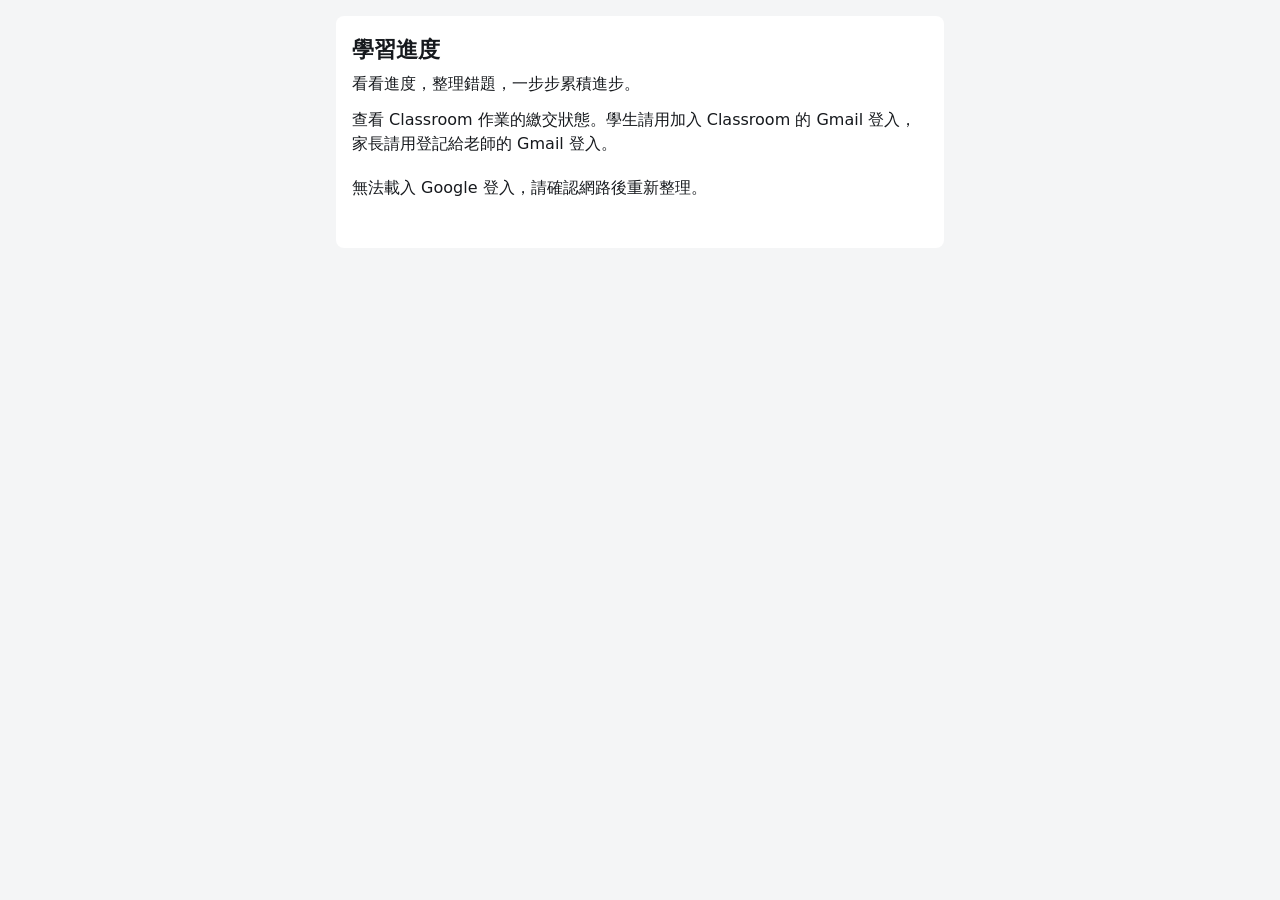
<file: index.html>
<!doctype html>
<html lang="zh-Hant">
<head>
  <meta charset="utf-8">
  <meta name="viewport" content="width=device-width, initial-scale=1">
  <meta name="robots" content="noindex">
  <meta name="apple-mobile-web-app-title" content="學習進度">
  <title>學習進度</title>
  <link rel="preconnect" href="https://script.google.com">
  <link rel="preconnect" href="https://script.googleusercontent.com" crossorigin>
  <link rel="preconnect" href="https://www.gstatic.com" crossorigin>
  <link rel="preconnect" href="https://identitytoolkit.googleapis.com" crossorigin>
  <link rel="preconnect" href="https://firestore.googleapis.com" crossorigin>
  <link rel="stylesheet" href="style.css?v=dash-1128-1">
  <link rel="stylesheet" href="video/video.css?v=1126-1">
  <script src="https://accounts.google.com/gsi/client" async defer></script>
  <script src="pet/assets.js?v=rpg-20261111" defer></script>
  <script src="pet/pet.js?v=rpg-20261111" defer></script>
  <script src="video/logic.js?v=1126-1" defer></script>
  <script src="video/video.js?v=1126-1" defer></script>
  <script src="app.js?v=dash-1128-1" defer></script>
</head>
<body>
  <main id="app" aria-live="polite"></main>
  <noscript>請開啟瀏覽器的 JavaScript 才能使用。</noscript>
</body>
</html>
</file>
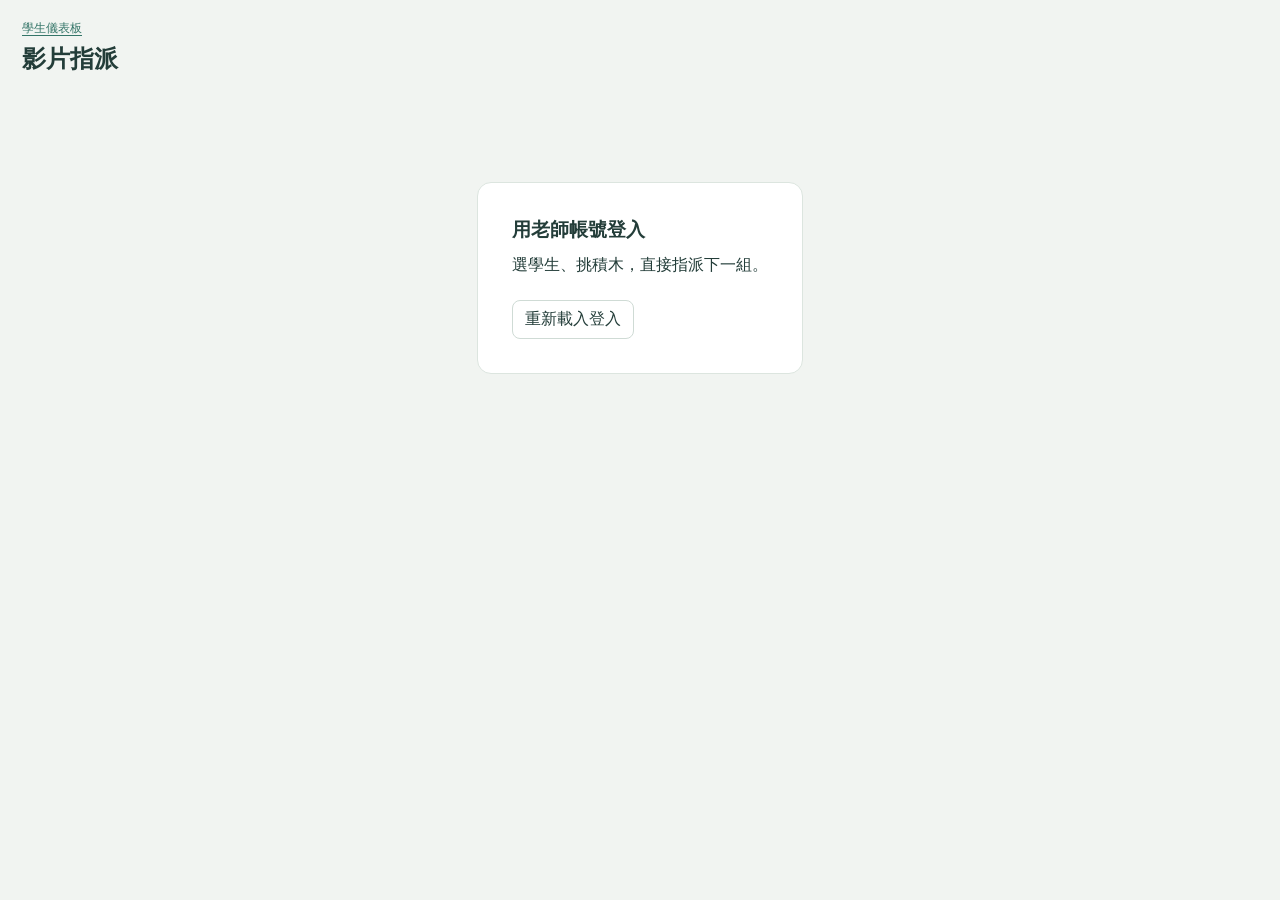
<file: teacher/index.html>
<!doctype html>
<html lang="zh-Hant">
<head>
  <meta charset="utf-8">
  <meta name="viewport" content="width=device-width, initial-scale=1">
  <meta name="robots" content="noindex">
  <title>影片指派 · 學生儀表板</title>
  <link rel="stylesheet" href="teacher.css?v=teacher-edit-1126-2">
  <script src="https://accounts.google.com/gsi/client" async defer></script>
  <script src="../video/logic.js?v=teacher-edit-1126-2" defer></script>
  <script src="teacher.js?v=teacher-edit-1126-2" defer></script>
</head>
<body>
  <p class="desktop-notice">請用電腦開啟</p>
  <main id="teacher-app" aria-label="影片指派"></main>
  <noscript>請開啟 JavaScript 才能使用。</noscript>
</body>
</html>
</file>
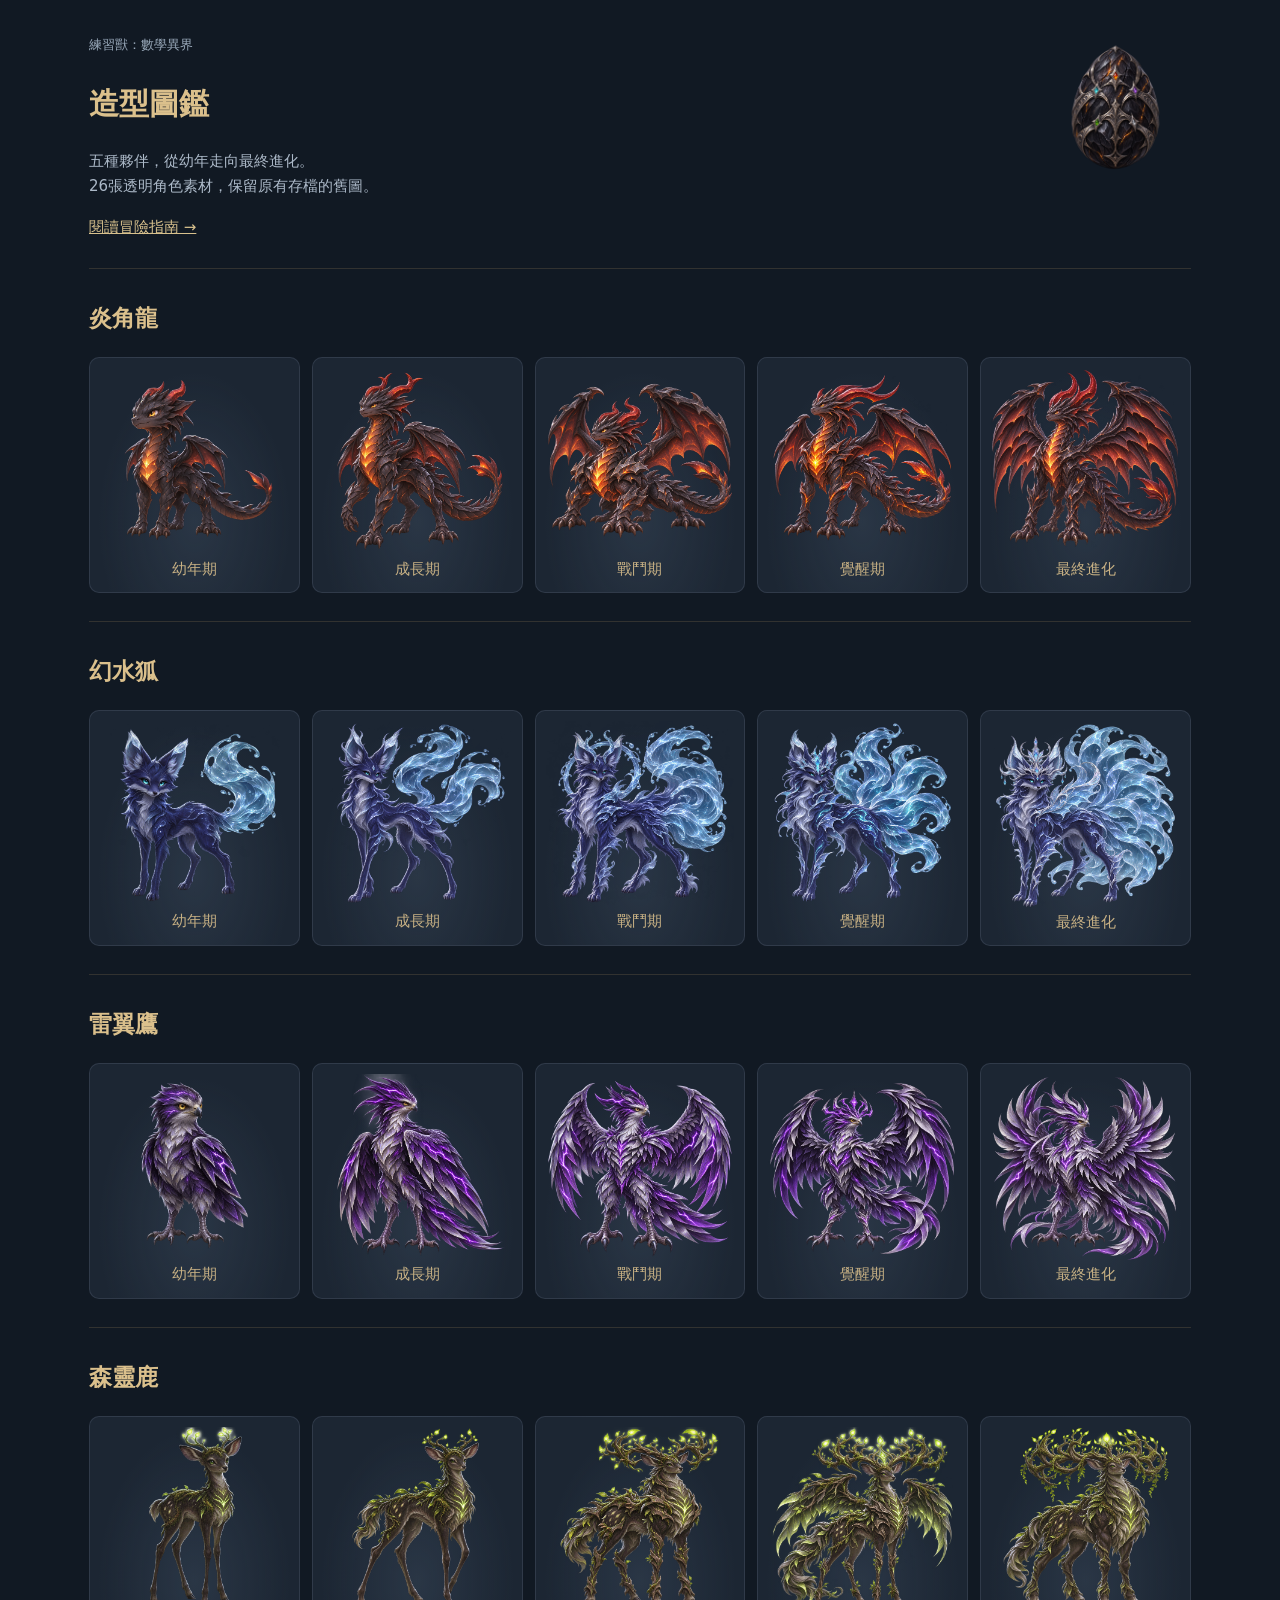
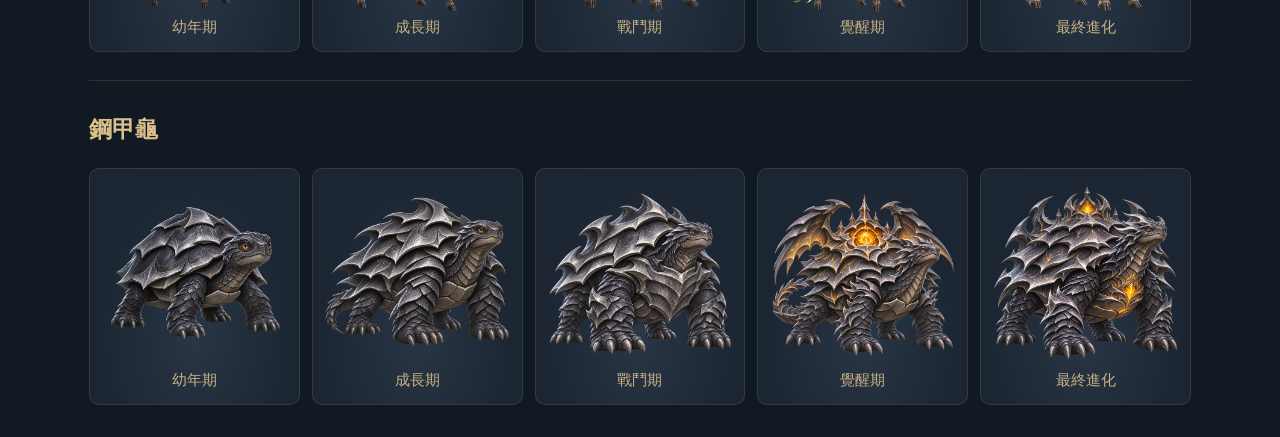
<file: pet/art-preview.html>
<!doctype html><html lang="zh-Hant"><head><meta charset="utf-8"><meta name="viewport" content="width=device-width,initial-scale=1"><title>練習獸｜造型圖鑑</title><style>
*{box-sizing:border-box}body{margin:0;background:#111923;color:#e4e9ed;font:15px/1.7 system-ui,sans-serif}main{max-width:1150px;margin:auto;padding:32px 24px}h1,h2{font-family:Georgia,"Noto Serif TC",serif;color:#dbc08c}header p{color:#acb9c8}article{border-top:1px solid #8d785344;margin-top:28px;padding-top:12px}.forms{display:grid;grid-template-columns:repeat(5,minmax(0,1fr));gap:12px}figure{margin:0;border:1px solid #65708644;background:radial-gradient(ellipse at 50% 70%,#61768f33,transparent 65%),#1c2633;border-radius:10px;padding:10px;text-align:center}img{display:block;width:100%;aspect-ratio:1;object-fit:contain}figcaption{color:#c8b184}a{color:#d8c18d}header img{max-width:150px;float:right}small{color:#9aaabb}@media(max-width:650px){.forms{grid-template-columns:repeat(2,minmax(0,1fr))}header img{max-width:100px}main{padding:24px 16px}}
</style></head><body><main><header><img src="rpg/egg.png" alt="神祕蛋"><small>練習獸：數學異界</small><h1>造型圖鑑</h1><p>五種夥伴，從幼年走向最終進化。<br>26張透明角色素材，保留原有存檔的舊圖。</p><a href="guide.html">閱讀冒險指南 →</a></header><div id="gallery"></div></main><script>
const species={abyss01:'炎角龍',abyss02:'幻水狐',abyss03:'雷翼鷹',abyss04:'森靈鹿',abyss05:'鋼甲龜'},stages={young:'幼年期',growth:'成長期',battle:'戰鬥期',awaken:'覺醒期',final:'最終進化'};
for(const [id,name] of Object.entries(species)){const a=document.createElement('article'),h=document.createElement('h2'),row=document.createElement('div');h.textContent=name;row.className='forms';a.append(h,row);for(const [stage,label] of Object.entries(stages)){const f=document.createElement('figure'),img=document.createElement('img'),c=document.createElement('figcaption');img.src='rpg/'+id+'-'+stage+'-idle.png';img.alt=name+' '+label;img.loading='lazy';c.textContent=label;f.append(img,c);row.append(f)}document.getElementById('gallery').append(a)}
</script></body></html>
</file>
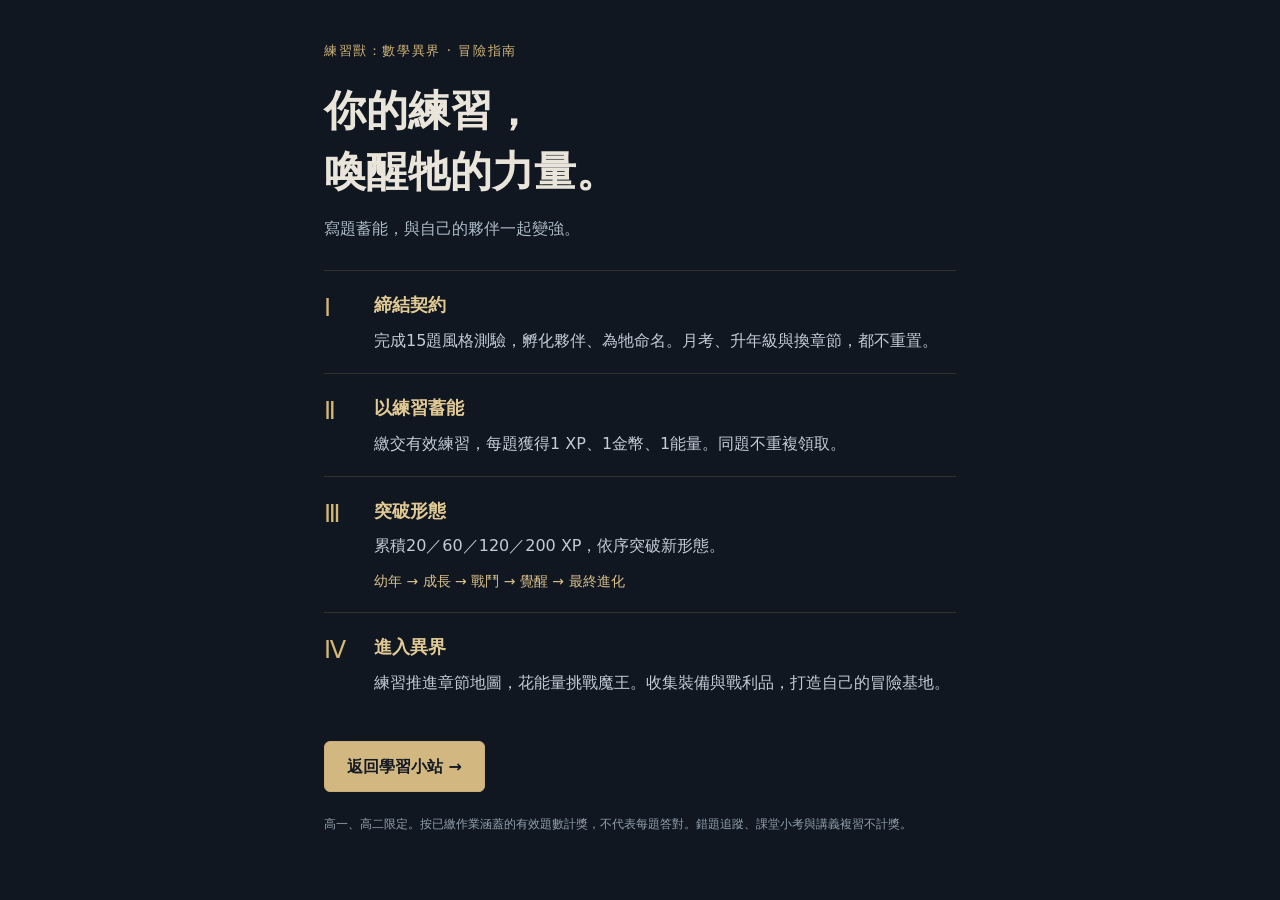
<file: pet/guide.html>
<!doctype html>
<html lang="zh-Hant"><head><meta charset="utf-8"><meta name="viewport" content="width=device-width,initial-scale=1"><title>冒險指南｜練習獸：數學異界</title>
<style>
*{box-sizing:border-box}body{margin:0;background:#101721;color:#eae5db;font:16px/1.7 system-ui,sans-serif}main{max-width:680px;margin:auto;padding:36px 24px 48px}small{color:#cfb47a;letter-spacing:.12em}h1{font:700 clamp(28px,7vw,42px)/1.45 Georgia,"Noto Serif TC",serif;margin:18px 0 12px}header p{color:#aebcca;margin-bottom:28px}article{display:grid;grid-template-columns:38px 1fr;gap:12px;border-top:1px solid #8c775044;padding:19px 0}article>b{color:#d4b877;font:24px Georgia,serif;padding-top:4px}h2{font-size:18px;color:#e2ca95;margin:0 0 6px}p{margin:0;color:#c2ccd7}footer{margin-top:22px;font-size:12px;color:#92a0af}a{display:inline-block;margin-top:26px;padding:11px 22px;border:1px solid #c9ae77;color:#141b25;background:#d2b780;text-decoration:none;border-radius:6px;font-weight:700}a:focus-visible{outline:3px solid white;outline-offset:4px}.path{font-size:14px;color:#dac18b;margin:10px 0 0}@media(prefers-reduced-motion:no-preference){main{animation:arrive .5s ease both}@keyframes arrive{from{opacity:0;transform:translateY(8px)}to{opacity:1;transform:none}}}
</style></head><body><main>
<header><small>練習獸：數學異界 · 冒險指南</small><h1>你的練習，<br>喚醒牠的力量。</h1><p>寫題蓄能，與自己的夥伴一起變強。</p></header>
<article><b>Ⅰ</b><div><h2>締結契約</h2><p>完成15題風格測驗，孵化夥伴、為牠命名。月考、升年級與換章節，都不重置。</p></div></article>
<article><b>Ⅱ</b><div><h2>以練習蓄能</h2><p>繳交有效練習，每題獲得1 XP、1金幣、1能量。同題不重複領取。</p></div></article>
<article><b>Ⅲ</b><div><h2>突破形態</h2><p>累積20／60／120／200 XP，依序突破新形態。</p><p class="path">幼年 → 成長 → 戰鬥 → 覺醒 → 最終進化</p></div></article>
<article><b>Ⅳ</b><div><h2>進入異界</h2><p>練習推進章節地圖，花能量挑戰魔王。收集裝備與戰利品，打造自己的冒險基地。</p></div></article>
<a id="enter" href="../index.html">返回學習小站 →</a>
<footer>高一、高二限定。按已繳作業涵蓋的有效題數計獎，不代表每題答對。錯題追蹤、課堂小考與講義複習不計獎。</footer>
</main><script>if(['localhost','127.0.0.1'].includes(location.hostname)){document.getElementById('enter').href='../../tests/preview.html?rpg=1&single=1&pet=hatched';document.getElementById('enter').textContent='進入遊戲預覽 →';}</script></body></html>
</file>
<file: style.css>
:root {
  --bg: #f4f5f6;
  --surface: #ffffff;
  --text: #16191d;
  --muted: #4e5761;
  --accent: #0f6b5c;
  --on-accent: #ffffff;
  --overdue: #b3261e;
  --pending: #7a4a00;
  --pending-bg: #fdf0d9;
  --done: #23693f;
  --done-bg: #e4f3e9;
  --mark-ok: #2a78d6;
  --mark-bad: #eb6834;
  --axis: #c3c7cc;
}
@media (prefers-color-scheme: dark) {
  :root {
    --bg: #14171a;
    --surface: #1f2327;
    --text: #eef0f2;
    --muted: #b1b8bf;
    --accent: #6fd3bf;
    --on-accent: #0c211d;
    --overdue: #ffb4ab;
    --pending: #f5c98a;
    --pending-bg: #40300f;
    --done: #9adbb2;
    --done-bg: #1c3b28;
    --mark-ok: #3987e5;
    --mark-bad: #d95926;
    --axis: #4a5057;
  }
}
* { box-sizing: border-box; }
html { -webkit-text-size-adjust: 100%; }
body {
  margin: 0;
  background: var(--bg);
  color: var(--text);
  font: 16px/1.5 system-ui, -apple-system, "PingFang TC", "Noto Sans TC", "Microsoft JhengHei", sans-serif;
}
main { max-width: 640px; margin: 0 auto; padding: 16px 16px 48px; }
h1 { font-size: 22px; line-height: 1.25; margin: 0; }
h2 { font-size: 18px; line-height: 1.3; margin: 32px 0 10px; }
p { margin: 0 0 12px; }
a { color: var(--accent); }

.topbar { display: flex; align-items: center; justify-content: space-between; gap: 12px; margin-bottom: 16px; }

button {
  font: inherit;
  min-height: 44px;
  padding: 8px 16px;
  border: 0;
  border-radius: 8px;
  cursor: pointer;
  background: var(--surface);
  color: var(--text);
}
button:focus-visible, a:focus-visible, summary:focus-visible { outline: 3px solid var(--accent); outline-offset: 2px; }
.primary { background: var(--accent); color: var(--on-accent); }

.message { background: var(--surface); border-radius: 8px; padding: 20px 16px; }
.message h1, .message h2 { margin: 0 0 8px; }
.message button { margin-top: 4px; }
.signin { margin: 20px 0 8px; min-height: 44px; }
.login h1 { margin-bottom: 8px; }

.chooser { display: flex; flex-wrap: wrap; gap: 8px; margin-bottom: 16px; }
.chooser button[aria-pressed="true"] { background: var(--accent); color: var(--on-accent); }

.back { margin-bottom: 16px; }
.filters { display: grid; grid-template-columns: 1fr auto; gap: 8px; }
.filters input, .filters select {
  font: inherit;
  min-height: 44px;
  min-width: 0;
  padding: 8px 12px;
  border: 1px solid var(--muted);
  border-radius: 8px;
  background: var(--surface);
  color: var(--text);
}
.result-count { color: var(--muted); font-size: 14px; margin: 10px 0; }
.student-row {
  width: 100%;
  display: grid;
  grid-template-columns: auto 1fr auto;
  align-items: baseline;
  gap: 8px;
  padding: 12px 14px;
  text-align: left;
}
.student-name { font-weight: 600; }
.student-class { color: var(--muted); font-size: 14px; }
.student-state { font-size: 14px; color: var(--muted); }

.who { font-size: 20px; font-weight: 700; line-height: 1.3; margin: 0; }
.who span { font-size: 16px; font-weight: 400; color: var(--muted); margin-left: 8px; }
.summary { font-size: 18px; margin: 4px 0 0; }

.list { list-style: none; margin: 0; padding: 0; display: grid; gap: 8px; }
.item {
  display: flex;
  align-items: flex-start;
  justify-content: space-between;
  gap: 12px;
  background: var(--surface);
  border-radius: 8px;
  padding: 12px 14px;
}
.item-body { min-width: 0; overflow-wrap: anywhere; }
.item-title { font-weight: 600; display: block; }
.item-meta { color: var(--muted); font-size: 14px; display: block; margin-top: 2px; }
.badge { flex: none; font-size: 14px; font-weight: 600; padding: 2px 10px; border-radius: 6px; white-space: nowrap; }
.badge-未繳 { color: var(--pending); background: var(--pending-bg); }
.badge-已繳 { color: var(--done); background: var(--done-bg); }

.view-tabs { display: grid; grid-auto-flow: column; grid-auto-columns: minmax(0, 1fr); gap: 4px; margin: 16px 0; }
.view-tabs button { padding-left: 8px; padding-right: 8px; }
.home-intro { margin: 24px 0; }
.home-intro h2 { margin-top: 0; font-size: 24px; }
.home-intro p { color: var(--muted); }
.home-cards { display: grid; grid-template-columns: 1fr 1fr; gap: 12px; }
.home-card { display: flex; flex-direction: column; align-items: flex-start; gap: 10px; padding: 20px 16px; text-align: left; border: 1px solid var(--axis); }
.home-card strong { font-size: 30px; color: var(--accent); }
.home-card small { color: var(--muted); }
.home-pet {
  width: 100%;
  margin-top: 12px;
  display: grid;
  grid-template-columns: 88px minmax(0, 1fr);
  align-items: center;
  gap: 14px;
  padding: 12px 16px 12px 12px;
}
.home-pet .pet-stage { margin: 0; border-radius: 12px; background: radial-gradient(ellipse 34% 7% at 50% 89%, var(--pet-ground) 0 96%, transparent 100%), var(--bg); }
.home-pet-text { display: grid; gap: 4px; min-width: 0; }
.home-pet-head { display: flex; align-items: baseline; gap: 8px; color: var(--muted); font-size: 14px; }
.home-pet-gain { color: var(--done); font-variant-numeric: tabular-nums; }
.home-pet-row { display: flex; align-items: baseline; justify-content: space-between; gap: 8px; }
.home-pet-name { font-size: 18px; font-weight: 700; line-height: 1.3; overflow-wrap: anywhere; min-width: 0; }
.home-pet-level { flex: none; font-size: 20px; color: var(--accent); font-variant-numeric: tabular-nums; }
.home-pet .pet-bar { display: block; height: 10px; margin: 4px 0 2px; }
.home-pet small, .home-pet-meta { font-variant-numeric: tabular-nums; }
.home-pet-meta { color: var(--muted); font-size: 14px; }
.home-pet-go { color: var(--accent); font-weight: 700; }
select { max-width: 100%; font: inherit; min-height: 44px; background: var(--surface); color: var(--text); }
.view-tabs button[aria-pressed="true"] { background: var(--accent); color: var(--on-accent); }
.view-tabs + .summary { margin-top: 0; }

/* 僅學生試用配置套用；舊畫面維持原有樣式。 */
main.student-bottom-layout {
  --bottom-tabs-height: 72px;
  padding-bottom: calc(48px + var(--bottom-tabs-height) + env(safe-area-inset-bottom, 0px));
  scroll-padding-bottom: calc(var(--bottom-tabs-height) + env(safe-area-inset-bottom, 0px));
}
.student-bottom-layout .bottom-tabs {
  position: fixed;
  z-index: 100;
  bottom: 0;
  left: 50%;
  transform: translateX(-50%);
  width: 100%;
  max-width: 640px;
  display: grid;
  grid-auto-flow: column;
  grid-auto-columns: minmax(0, 1fr);
  gap: 4px;
  padding: 6px max(8px, env(safe-area-inset-right, 0px)) calc(6px + env(safe-area-inset-bottom, 0px)) max(8px, env(safe-area-inset-left, 0px));
  border-top: 1px solid var(--axis);
  background: var(--surface);
  box-shadow: 0 -4px 16px #0000000a;
}
.bottom-tabs button {
  display: flex;
  flex-direction: column;
  align-items: center;
  justify-content: center;
  gap: 2px;
  min-width: 0;
  min-height: 58px;
  padding: 4px 2px;
  font-size: 13px;
  line-height: 1.3;
  color: var(--muted);
}
.bottom-tabs svg { flex: none; }
.bottom-tabs button[aria-current="page"] { background: var(--accent); color: var(--on-accent); font-weight: 700; }
html.video-immersive .bottom-tabs { display: none; }
.student-bottom-layout > .who { margin-bottom: 20px; }
.student-bottom-layout > .home-cards { margin-top: 12px; }
.student-bottom-layout > .home-video-slot { margin-top: 0; }

.tiles { display: grid; grid-template-columns: repeat(3, minmax(0, 1fr)); gap: 8px; }
.tile { background: var(--surface); border-radius: 8px; padding: 10px 12px; }
.tile b { display: block; font-size: 22px; line-height: 1.25; font-variant-numeric: tabular-nums; }
.tile small { display: block; font-size: 13px; line-height: 1.35; color: var(--muted); margin-top: 2px; }

.mark-ok { background: var(--mark-ok); }
.mark-bad { background: var(--mark-bad); }
.chart-legend { display: flex; gap: 16px; font-size: 14px; color: var(--muted); margin-bottom: 8px; }
.chart-legend span { display: inline-flex; align-items: center; gap: 6px; }
.swatch { display: inline-block; width: 10px; height: 10px; border-radius: 2px; }
.chart-bars { display: flex; align-items: flex-end; height: 130px; border-bottom: 1px solid var(--axis); }
.chart-col {
  flex: 1;
  min-width: 0;
  height: 100%;
  min-height: 0;
  padding: 0;
  border-radius: 6px 6px 0 0;
  background: transparent;
  display: flex;
  flex-direction: column;
  align-items: center;
  justify-content: flex-end;
  gap: 2px;
}
.chart-col.selected { background: var(--surface); }
.chart-col i { display: block; width: 20px; }
.chart-col i:first-child { border-radius: 4px 4px 0 0; }
.chart-axis { display: flex; margin-top: 4px; }
.chart-axis span { flex: 1; min-width: 0; text-align: center; font-size: 12px; color: var(--muted); }
.chart-detail { background: var(--surface); border-radius: 8px; padding: 10px 12px; margin: 8px 0 0; font-size: 14px; overflow-wrap: anywhere; }
.paper-table { list-style: none; margin: 4px 0 0; padding: 0; font-size: 14px; }
.paper-table li { display: flex; justify-content: space-between; gap: 12px; padding: 4px 0; overflow-wrap: anywhere; }
.nums { flex: none; font-variant-numeric: tabular-nums; }

h3 { font-size: 16px; line-height: 1.3; margin: 20px 0 8px; }
.chapter-group { background: var(--surface); border-radius: 8px; margin: 8px 0 0; }
.chapter-group summary {
  display: flex;
  align-items: center;
  gap: 8px;
  min-height: 48px;
  padding: 8px 14px;
  border-radius: 8px;
}
.chapter-group summary::before { content: "▸"; color: var(--muted); }
.chapter-group[open] summary::before { content: "▾"; }
.chapter-group summary::-webkit-details-marker { display: none; }
.chapter-name { font-weight: 600; }
.chapter-count { margin-left: auto; font-size: 14px; color: var(--muted); }
.chapter-group .list { padding: 0 8px 8px; }
.chapter-group .item { background: var(--bg); }
.wrong-item { display: block; }
.attempts { display: flex; flex-wrap: wrap; align-items: center; gap: 4px; margin-top: 8px; }
.attempt {
  width: 22px;
  height: 22px;
  border-radius: 5px;
  display: inline-flex;
  align-items: center;
  justify-content: center;
  font-size: 13px;
  font-weight: 700;
  color: #ffffff;
}
.attempt-note { margin-left: auto; padding-left: 8px; font-size: 14px; color: var(--muted); }
.attempt-note.urgent { color: var(--overdue); font-weight: 600; }
.wrong-updated { margin-top: 12px; }
.wrong-empty { margin-top: 16px; }

.empty { background: var(--surface); border-radius: 8px; padding: 14px; margin: 0; }

footer { margin-top: 32px; color: var(--muted); font-size: 14px; }
details { margin-top: 8px; }
summary { cursor: pointer; min-height: 32px; }

/* ---------- 練習獸 ---------- */
.pet-stage {
  position: relative;
  width: 100%;
  margin: 8px auto 4px;
  border-radius: 16px;
  background: radial-gradient(ellipse 34% 7% at 50% 89%, var(--pet-ground) 0 96%, transparent 100%), var(--surface);
  overflow: hidden;
}
.pet-stage img {
  position: absolute;
  left: 50%;
  height: auto;
  transform: translateX(-50%);
  user-select: none;
  -webkit-user-drag: none;
}
.pet-fallback {
  position: absolute;
  inset: 20%;
  display: grid;
  place-items: center;
  border: 3px dashed var(--axis);
  border-radius: 50%;
  color: var(--muted);
  font-size: 14px;
  text-align: center;
  padding: 8px;
}
.pet-info { text-align: center; margin: 8px 0 16px; }
.pet-info h2 { margin: 8px 0 4px; }
.pet-info h2:focus { outline: none; }
.pet-name { font-size: 22px; overflow-wrap: anywhere; }
.pet-species { color: var(--muted); font-size: 14px; margin-bottom: 8px; }
.pet-link { background: none; color: var(--accent); text-decoration: underline; min-height: 44px; }
.pet-level { background: var(--surface); border-radius: 8px; padding: 14px 16px; }
.pet-level-row { display: flex; align-items: baseline; justify-content: space-between; gap: 12px; }
.pet-level-row b { font-size: 26px; color: var(--accent); font-variant-numeric: tabular-nums; }
.pet-level-row span { color: var(--muted); font-variant-numeric: tabular-nums; }
.pet-bar { height: 12px; margin: 10px 0 8px; border-radius: 6px; background: var(--axis); overflow: hidden; }
.pet-bar i { display: block; height: 100%; border-radius: 6px; background: var(--accent); }
.pet-next { margin: 0; font-variant-numeric: tabular-nums; }
.pet-note { color: var(--muted); font-size: 14px; margin: 8px 0 0; }
.pet-gain {
  display: flex;
  flex-wrap: wrap;
  align-items: baseline;
  justify-content: center;
  gap: 4px 10px;
  margin: 8px 0;
  padding: 10px 14px;
  border-radius: 12px;
  background: var(--pet-gain-bg);
  text-align: center;
}
.pet-gain b { font-size: 1.25rem; }
.pet-levelup { font-weight: 600; }
.pet-check { margin-top: 12px; }
.pet-check .pet-note { margin-bottom: 4px; }
.pet-recent-title { margin-top: 24px; }
.pet-xp { flex: none; font-weight: 700; color: var(--done); font-variant-numeric: tabular-nums; }
.pet-xp.minus { color: var(--overdue); }
.pet-progress { color: var(--muted); font-size: 14px; margin: 16px 0 0; }
.pet-options { display: grid; gap: 8px; margin: 12px 0 16px; }
.pet-options button { text-align: left; border: 1px solid var(--axis); padding: 12px 16px; }
.pet-options button[aria-pressed="true"] { border-color: var(--accent); box-shadow: inset 0 0 0 1px var(--accent); }
.pet-actions { display: flex; flex-wrap: wrap; justify-content: center; gap: 8px; margin-top: 12px; }
.pet-actions button[disabled] { opacity: 0.6; cursor: progress; }
.pet-form { display: grid; gap: 8px; max-width: 360px; margin: 12px auto 0; text-align: left; }
.pet-form label { font-weight: 600; }
.pet-form input {
  font: inherit;
  min-height: 44px;
  padding: 8px 12px;
  border: 1px solid var(--muted);
  border-radius: 8px;
  background: var(--surface);
  color: var(--text);
  width: 100%;
}
.pet-hint { display: flex; justify-content: space-between; gap: 8px; color: var(--muted); font-size: 14px; margin: 0; }
.pet-counter { font-variant-numeric: tabular-nums; }
.pet-error { color: var(--overdue); margin: 0; }

:root { --pet-ground: #e6efe9; --pet-gain-bg: #fff4d6; }
@media (prefers-color-scheme: dark) {
  :root { --pet-ground: #24332c; --pet-gain-bg: #3a3220; }
}

/* 動畫只給沒有要求減少動態的人；減少動態時角色靜止，資訊不受影響 */
@media (prefers-reduced-motion: no-preference) {
  .pet-stage.is-idle img { animation: pet-breathe 3.2s ease-in-out infinite; transform-origin: 50% 100%; }
  .pet-stage.is-happy img { animation: pet-hop 1.6s ease-in-out infinite; }
  .pet-stage.is-egg img { animation: pet-wobble 2.8s ease-in-out infinite; transform-origin: 50% 100%; }
  .pet-stage.is-hatching img { animation: pet-wobble 0.5s ease-in-out infinite; transform-origin: 50% 100%; }
  .pet-stage.is-reveal img { animation: pet-reveal 0.7s ease-out both; }
}
@keyframes pet-breathe { 0%, 100% { transform: translateX(-50%) scaleY(1); } 50% { transform: translateX(-50%) scaleY(0.97); } }
@keyframes pet-hop { 0%, 60%, 100% { transform: translateX(-50%) translateY(0); } 30% { transform: translateX(-50%) translateY(-8%); } }
@keyframes pet-wobble { 0%, 70%, 100% { transform: translateX(-50%) rotate(0); } 78% { transform: translateX(-50%) rotate(-5deg); } 88% { transform: translateX(-50%) rotate(5deg); } }
@keyframes pet-reveal { from { transform: translateX(-50%) scale(0.4); opacity: 0; } to { transform: translateX(-50%) scale(1); opacity: 1; } }
.pet-guide-link { text-align: right; margin-bottom: 12px; }
.pet-guide-link > a { color: var(--accent, #287354); text-underline-offset: 4px; }
.pet-guide { text-align: left; width: min(360px, calc(100vw - 48px)); box-sizing: border-box; max-height: 85vh; overflow: auto; padding: 24px; border: 2px solid #749a7c; border-radius: 20px; background: #f5faf3; color: #243b2c; box-shadow: 0 20px 60px #0003; }
.pet-guide::backdrop { background: #15251dcc; }
.pet-guide h2 { margin-top: 0; }
.pet-guide h3 { font-size: 1rem; margin-bottom: 6px; }
.pet-guide p { line-height: 1.7; margin-top: 0; }
.pet-guide button { display: block; margin: 20px auto 0; padding: 10px 24px; border: 0; border-radius: 24px; background: #287354; color: white; cursor: pointer; }

/* The game is scoped: the assignment dashboard keeps its existing appearance. */
.pet-guide { background: #121822; color: #e9e4d9; border: 1px solid #8c7750; border-radius: 12px; box-shadow: 0 24px 100px #0009; }
.pet-guide > small { color: #c6ad78; letter-spacing: .15em; }
.pet-guide h2 { font-family: Georgia,"Noto Serif TC",serif; font-size: 1.6rem; line-height: 1.5; margin: 12px 0 24px; }
.pet-guide h3 { color: #d9bd82; }
.pet-guide p { color: #d6d6d6; }
.pet-guide button { background: #cfb57c; color: #151a22; border-radius: 6px; font-weight: 700; }
.rpg-panel { margin: 20px auto; padding: 22px; max-width: 720px; color: #ede9df; background: #131b27; border: 1px solid #736448; border-radius: 16px; text-align: left; }
.rpg-wallet,.rpg-stats,.rpg-tabs { display: flex; flex-wrap: wrap; gap: 10px; }
.rpg-art::before { background: radial-gradient(ellipse,#5c6f8544,transparent 70%); }
.rpg-wallet { justify-content: space-between; font-size: .9rem; color: #dbc18b; }
.rpg-evolution { color: #b8d2da; font-size: .9rem; line-height: 1.6; }
.rpg-stats { justify-content: space-between; border-block: 1px solid #ffffff16; padding: 14px 0; }
.rpg-stats span { display: grid; gap: 6px; font-size: .7rem; color: #a5b0bf; min-width: 42px; }
.rpg-stats b { color: #f3e9d3; font-size: 1.2rem; font-variant-numeric: tabular-nums; }
.rpg-fine { font-size: .8rem; line-height: 1.7; color: #b5bfcb; }
.rpg-tabs { display: grid; grid-template-columns: repeat(4,1fr); margin: 22px 0; gap: 4px; }
.rpg-panel button { background: #253347; color: #f0e6d1; border: 1px solid #4d5c70; border-radius: 7px; padding: 9px 12px; font: inherit; font-size: .85rem; min-height: 42px; cursor: pointer; }
.rpg-panel button:disabled { opacity: .45; cursor: default; }
.rpg-panel button:focus-visible { outline: 2px solid #ebc879; outline-offset: 3px; }
.rpg-tabs button[aria-pressed="true"] { background: #d0b67e; color: #101722; border-color: #d0b67e; }
.rpg-panel h3 { font-family: Georgia,"Noto Serif TC",serif; font-size: 1.15rem; line-height: 1.6; color: #e8cf9e; }
.rpg-world { background: radial-gradient(ellipse at 100% 0%,#375b612d,transparent 65%),#182432; border: 1px solid #ffffff15; border-radius: 10px; padding: 18px; margin: 12px 0; }
.rpg-world-algebra { background: radial-gradient(ellipse at 100% 0%,#73566844,transparent 65%),#1d2032; }
.rpg-world > small { text-transform: uppercase; letter-spacing: .1em; color: #a8bdc7; }
.rpg-world > p { color: #a8bdc7; font-size: .85rem; }
.rpg-node { display: flex; justify-content: space-between; align-items: center; gap: 12px; border-top: 1px solid #ffffff13; padding: 14px 0; }
.rpg-node > div { min-width: 0; display: grid; gap: 6px; }
.rpg-node b { font-size: .9rem; overflow-wrap: anywhere; }
.rpg-node small { color: #aeb9c7; font-size: .75rem; line-height: 1.5; }
.rpg-node button { flex-shrink: 0; }
.rpg-node.is-cleared b { color: #cce3bb; }
.rpg-battle { padding: 16px; background: #243043; border-radius: 8px; margin-top: 16px; }
.rpg-battle summary { cursor: pointer; color: #e2ca8c; line-height: 1.6; }
.rpg-battle ol { padding-left: 24px; font-size: .8rem; line-height: 2; color: #cad3de; max-height: 260px; overflow: auto; }
.rpg-camp { background: radial-gradient(ellipse at 50% 100%,#b47b3a66,transparent 55%),linear-gradient(140deg,#273748,#111720); min-height: 180px; display: grid; align-content: end; padding: 24px; border: 1px solid #ffffff20; border-radius: 10px; }
.rpg-camp.is-sanctum { background: radial-gradient(ellipse at 50% 0%,#839dda77,transparent 55%),#141e36; }
.rpg-camp p { font-size: .85rem; color: #c7cfd9; }
.rpg-collection { display: grid; grid-template-columns: repeat(auto-fit,minmax(130px,1fr)); gap: 12px; }
.rpg-form-card { display: grid; place-items: center; padding: 12px; border: 1px solid #9c8455; border-radius: 10px; background: linear-gradient(145deg,#3c4354,#171e2b 65%); box-shadow: inset 0 0 0 4px #121a25; }
.rpg-form-card .pet-stage { width: 100%; }
.rpg-form-card .pet-stage::before { display: none; }
.rpg-form-card small { margin-top: 6px; color: #b5bfcb; }
@media (max-width: 420px) { .rpg-panel { padding: 14px; } .rpg-world { padding: 12px; } .rpg-tabs button { padding: 8px 4px; } }
@media (prefers-reduced-motion: no-preference) { .rpg-form-card { animation: rpg-card-arrive .6s ease both; } .rpg-battle { animation: rpg-victory .7s ease both; } }
@keyframes rpg-card-arrive { from { opacity: 0; transform: perspective(700px) rotateY(-35deg) translateY(10px); } to { opacity: 1; transform: none; } }
@keyframes rpg-victory { from { box-shadow: 0 0 30px #d8bb7b66; } to { box-shadow: none; } }
</file>
<file: video/video.css>
.video-section { max-width: 760px; margin: auto; padding: 12px 0 24px; }
.video-section h2 { line-height: 1.5; }
.video-section button { min-height: 48px; padding: 12px 18px; font: inherit; max-width: 100%; white-space: normal; }
.video-section > button.primary { width: 100%; margin: 12px 0; }
.video-list { list-style: none; padding: 0; display: grid; gap: 12px; }
.video-list li { background: var(--surface); border: 1px solid var(--axis); border-radius: 14px; padding: 12px; }
.video-list button { width: 100%; text-align: left; }
.video-list .video-item-locked button { color: var(--muted); cursor: not-allowed; background: var(--surface); }
.video-list .video-item-current { border-color: var(--accent); }
.video-list small { display: block; margin: 8px 4px 0; color: var(--muted); }
.video-progress { font-weight: 700; font-size: 1.3rem; }
.video-section > button:not(.primary) { margin: 4px 0; }
.video-done-chapter { margin: 12px 0; border: 1px solid var(--axis); border-radius: 14px; background: var(--surface); }
.video-done-chapter > summary { min-height: 48px; display: flex; align-items: center; gap: 8px; padding: 0 16px; font-weight: 700; cursor: pointer; list-style: none; }
.video-done-chapter > summary::-webkit-details-marker { display: none; }
.video-done-chapter > summary::before { content: '▸'; color: var(--muted); }
.video-done-chapter[open] > summary::before { content: '▾'; }
.video-done-chapter > .video-list { margin: 0; padding: 0 12px 12px; }
.video-eyebrow, .video-muted { color: var(--muted); }
.video-player { width: 100%; aspect-ratio: 16/9; background: #101b2b; margin: 20px 0; border-radius: 12px; overflow: hidden; }
.video-player iframe { width: 100%; height: 100%; border: 0; }
.video-placeholder { height: 100%; display: grid; place-content: center; color: white; padding: 20px; box-sizing: border-box; }
.video-reports { display: grid; gap: 18px; padding: 20px 0; }
.video-reports button { min-height: 76px; font-size: 1.2rem; border-radius: 16px; }
.video-error { padding: 16px; border-radius: 12px; background: var(--pending-bg); color: var(--pending); margin-bottom: 16px; }
.home-video-slot { margin-top: 12px; }
.video-card { grid-column: 1 / -1; }
.video-parent-card { min-width: 0; border-radius: 12px; background: var(--surface); }
.video-parent-card strong { font-size: 20px; line-height: 1.6; overflow-wrap: anywhere; }

/* 播放頁：蓋滿螢幕、鎖住捲動與縮放。播放中只有影片和底下的時間條。 */
.video-section { touch-action: manipulation; }
html.video-immersive, html.video-immersive body { overflow: hidden; }
.video-stage { position: fixed; inset: 0; z-index: 1000; height: 100dvh; background: #000; color: #fff; touch-action: none; user-select: none; -webkit-user-select: none; }
.video-stage .video-player, .video-tap, .video-cover { position: absolute; inset: 0 0 calc(40px + env(safe-area-inset-bottom)) 0; }
.video-stage .video-player { margin: 0; border-radius: 0; aspect-ratio: auto; background: #000; }
.video-tap { z-index: 1; }
.video-cover { z-index: 2; display: flex; flex-direction: column; align-items: center; justify-content: center; gap: 12px; padding: 16px; box-sizing: border-box; background: rgba(0, 0, 0, .84); text-align: center; }
.video-stage.is-playing .video-cover, .video-stage.is-started .video-cover { display: none; }
.video-cover small { color: #c9d1d9; }
.video-cover > button { width: min(100%, 320px); margin: 0; }
.video-section .video-start { min-height: 72px; font-size: 1.4rem; border-radius: 18px; }
.video-bar { position: absolute; left: 0; right: 0; bottom: 0; z-index: 3; height: 40px; display: flex; align-items: center; gap: 8px; padding: 0 10px env(safe-area-inset-bottom); background: #000; }
.video-seek { flex: 1; min-width: 0; height: 40px; margin: 0; accent-color: var(--accent); touch-action: pan-x; }
.video-time { font-size: .8rem; color: #c9d1d9; font-variant-numeric: tabular-nums; white-space: nowrap; }
.video-section .video-bar button { min-height: 32px; padding: 4px 10px; font-size: .85rem; white-space: nowrap; }
.video-section .video-bar .video-toggle { min-width: 44px; font-size: 1.1rem; }
@media (orientation: landscape) and (max-height: 500px) {
  .video-cover { gap: 8px; padding: 8px 16px; }
  .video-cover small:not(.video-build) { display: none; }
  .video-section .video-start { min-height: 56px; }
}

/* 只露出影片本身：播放器上下各多 220px，YouTube 的標題列與底部按鈕落在裁切範圍外 */
.video-clip { position: absolute; left: 50%; top: 50%; transform: translate(-50%, -50%); overflow: hidden; background: #000; }
.video-stage .video-player .video-clip iframe { position: absolute; left: 0; top: -220px; width: 100%; height: calc(100% + 440px); border: 0; }
.video-cover .video-build { color: #7d8792; font-size: .75rem; }
</file>
<file: teacher/teacher.css>
* { box-sizing: border-box; }
:root { color-scheme: light; font-family: -apple-system, BlinkMacSystemFont, "Segoe UI", "Noto Sans TC", sans-serif; color: #233d39; background: #f1f4f1; }
body { margin: 0; }
button, select { font: inherit; color: inherit; }
button { cursor: pointer; border: 1px solid #cfdbd5; border-radius: 8px; background: white; padding: 8px 12px; }
button:hover:not(:disabled) { background: #e7f1eb; }
button:disabled, input:disabled { cursor: default; opacity: .5; }
button:focus-visible, select:focus-visible, input:focus-visible, a:focus-visible { outline: 3px solid #c58126; outline-offset: 3px; }
a { color: #347568; text-underline-offset: 3px; }
h1, h2, h3, p { margin: 0; }
h1 { font-size: 24px; margin-top: 6px; } h2 { font-size: 19px; } h3 { font-size: 15px; }
small { font-size: 12px; color: #64776f; } strong { font-weight: 650; }
.desktop-notice { display: none; }
.student-row { display: flex; align-items: flex-start; gap: 7px; }
.student-row > input { margin-top: 20px; flex-shrink: 0; }
.student-filters { display: flex; flex-wrap: wrap; gap: 5px; margin-bottom: 12px; }
.student-filters button { font-size: 12px; padding: 7px; }
.student-filters [aria-pressed="true"] { background: #e7f1eb; }
.template-row { display: flex; gap: 5px; flex-wrap: wrap; padding: 10px 0; align-items: center; }
.template-row strong { font-size: 12px; width: 100%; }
.template-row button, .marks button { font-size: 11px; padding: 5px; }
.viewing { line-height: 1.6; overflow-wrap: anywhere; }
dialog { border: 1px solid #cfdbd5; border-radius: 14px; padding: 26px; max-width: min(680px, 90vw); max-height: 85vh; color: #233d39; }
dialog::backdrop { background: #17382b66; }
dialog p, dialog input { margin: 16px 0; }
dialog button { margin: 6px 6px 0 0; }
dialog input { font: inherit; padding: 10px; width: 100%; }
.batch-list { padding-left: 22px; max-height: 50vh; overflow: auto; }
.batch-list li { padding: 12px 0; }
.batch-list p { margin: 7px 0; }
#teacher-app { height: 100dvh; display: flex; flex-direction: column; padding: 0 22px 20px; }
.topbar { min-height: 92px; display: flex; align-items: center; justify-content: space-between; gap: 16px; }
.topbar a { font-size: 12px; }
.workspace { display: grid; grid-template-columns: 235px minmax(380px, 1fr) minmax(300px, .88fr); gap: 16px; min-height: 0; flex: 1; }
.column { background: #fff; border: 1px solid #dce5df; border-radius: 14px; padding: 18px; overflow-y: auto; min-width: 0; }
.column-title { display: flex; align-items: baseline; justify-content: space-between; gap: 10px; margin-bottom: 18px; }
.student-card { display: flex; flex-direction: column; align-items: flex-start; width: 100%; text-align: left; gap: 9px; padding: 14px 12px; margin-bottom: 10px; }
.student-card[aria-pressed="true"] { background: #edf5ef; border-color: #2b7161; box-shadow: inset 3px 0 #2b7161; }
.student-heading { display: flex; flex-wrap: wrap; width: 100%; justify-content: space-between; align-items: baseline; gap: 2px 6px; }
.student-heading strong { white-space: nowrap; }
.student-card span { font-size: 12px; } .waiting { color: #21745e; font-weight: 650; }
.watching { border-top: 1px solid #dde7df; padding-top: 7px; width: 100%; }
.group-card { border: 1px solid #e0e7e1; border-radius: 10px; padding: 14px; margin-bottom: 14px; }
.group-card h3 { margin-bottom: 12px; } .muted { color: #738279; font-size: 13px; }
.report-list, .draft-list { padding-left: 22px; margin: 0; }
.report-list li, .draft-list li { padding: 10px 0; border-bottom: 1px solid #ecf0ed; font-size: 13px; }
.report-list li:last-child, .draft-list li:last-child { border-bottom: none; }
.report-list li > div, .draft-list li > div:first-child { display: inline-flex; vertical-align: middle; flex-direction: column; gap: 4px; width: calc(100% - 130px); min-width: 80px; }
.report-list button { font-size: 12px; padding: 5px 8px; margin-left: 6px; }
.badge { display: inline-block; border-radius: 5px; background: #f0f3f1; padding: 3px 6px; color: #63756b; font-size: 11px; white-space: nowrap; }
.badge.ask { background: #fcebe8; color: #b34138; } .badge.ok { background: #e8f3ea; color: #39724b; }
.draft { border-top: 2px solid #dce7df; padding-top: 20px; margin-top: 24px; }
.draft-empty { padding: 28px 12px; background: #f7f9f7; border: 1px dashed #d1dfd4; border-radius: 8px; color: #708275; font-size: 13px; }
.reorder { display: inline-flex; gap: 4px; vertical-align: middle; } .reorder button { padding: 5px 7px; font-size: 12px; }
.assign-bar { position: sticky; bottom: -18px; background: white; border-top: 1px solid #e1e9e3; padding: 16px 0 18px; margin-top: 16px; display: flex; flex-wrap: wrap; align-items: center; gap: 10px; }
.assign-bar p { font-size: 13px; margin-right: auto; } .assign-bar small { width: 100%; text-align: right; }
.primary { background: #246b58; color: white; border-color: #246b58; min-width: 90px; } .primary:hover:not(:disabled) { background: #1a5646; }
.catalog-selects { display: grid; grid-template-columns: 1fr 100px; gap: 8px; margin-bottom: 22px; }
select { width: 100%; background: #f8faf8; border: 1px solid #d7e2d9; padding: 9px 6px; border-radius: 7px; }
.catalog-section h3 { padding: 10px 0; color: #697e70; border-bottom: 1px solid #e0e8e2; }
.catalog-item { display: flex; align-items: center; gap: 10px; padding: 12px 0; border-bottom: 1px solid #eff2ef; cursor: pointer; }
.catalog-item input { width: 17px; height: 17px; accent-color: #246b58; flex-shrink: 0; }
.catalog-item > span:nth-child(2) { display: flex; flex-direction: column; gap: 5px; font-size: 14px; }
.marks { display: flex; gap: 3px; flex-wrap: wrap; justify-content: flex-end; margin-left: auto; }
.notice { padding: 10px 14px; background: #e5f1e8; border-radius: 8px; margin-bottom: 12px; font-size: 14px; }
.error { padding: 20px; background: #fff0ea; border-radius: 10px; } .error button { margin-top: 12px; }
.login { margin: 10vh auto; padding: 34px; border: 1px solid #dce5df; border-radius: 14px; background: white; } .login p { margin: 12px 0 24px; }
.older-ask { display: flex; justify-content: space-between; gap: 8px; align-items: center; font-size: 13px; padding: 8px 0; color: #ad4237; }
@media (max-width: 999px) { #teacher-app { display: none; } .desktop-notice { display: block; margin: 25vh 20px; text-align: center; font-size: 22px; } }
.editing-banner { position: sticky; top: -18px; z-index: 5; padding: 14px 10px; margin: -18px -18px 18px; background: #fff0ce; color: #784b0e; border-bottom: 2px solid #d99a35; display: flex; align-items: center; justify-content: space-between; gap: 8px; }
.insert-position { display: block; font-size: 13px; margin-bottom: 12px; }
.insert-position select { margin-top: 8px; }
.reported-lock { color: #8a5b1d; }
.group-heading { display: flex; gap: 8px; flex-wrap: wrap; margin-bottom: 10px; }
.group-heading h3 { margin: 0; }
.group-card > button { font-size: 12px; margin-right: 6px; }
.catalog-item { align-items: flex-start; }
.catalog-item input { margin-top: 8px; }
.catalog-content { min-width: 0; flex: 1; }
.catalog-item .marks { max-width: 72px; flex-shrink: 0; }
.thumb-slot { display: block; height: 70px; width: 100%; padding: 0; margin-bottom: 8px; overflow: hidden; border: 0; border-radius: 5px; background: #f3f5f3; cursor: zoom-in; }
.thumb-slot[hidden] { display: none; }
.thumb-slot img { display: block; width: 100%; height: auto; max-height: none; object-fit: contain; object-position: top left; }
.thumb-popup { position: fixed; z-index: 100; width: min(640px, calc(100vw - 32px)); max-height: calc(100dvh - 32px); overflow: auto; padding: 8px; background: #fff; border: 1px solid #799b85; box-shadow: 0 8px 32px #17382b40; border-radius: 8px; pointer-events: none; }
.thumb-popup.is-pinned { pointer-events: auto; }
.thumb-popup img { display: block; width: auto; max-width: 100%; height: auto; }
.thumb-popup button { margin-top: 8px; }
.draft-list li, .report-list li { display: flex; align-items: flex-start; flex-wrap: wrap; gap: 8px; }
.draft-list .thumb-slot, .report-list .thumb-slot { flex: 0 0 100%; }
.draft-list li > div, .report-list li > div { flex: 1; min-width: 100px; display: flex; flex-direction: column; gap: 4px; }
.draft-list li .reorder { flex: 0 0 auto; flex-direction: row; min-width: 0; }
.draft-list li { position: relative; padding-left: 30px; }
.draft-list li.is-locked { padding-left: 30px; }
.drag-handle { position: absolute; left: 0; top: 0; bottom: 0; width: 26px; display: flex; align-items: center; justify-content: center; cursor: grab; border-radius: 5px; }
.drag-handle::before { content: ""; width: 16px; height: 5px; border-top: 2px solid #7d8f84; border-bottom: 2px solid #7d8f84; }
.drag-handle:hover { background: #eef3ef; } .drag-handle:hover::before { border-color: #1f6b4f; }
.drag-handle:active { cursor: grabbing; }
.draft-list li.dragging { opacity: .4; }
.draft-list li.drop-before { box-shadow: 0 -3px 0 #1f6b4f; }
.draft-list li.drop-after { box-shadow: 0 3px 0 #1f6b4f; }
.sort-draft { font-size: 12px; padding: 5px 10px; margin: 0 0 8px; }
.draft-list li .reorder { position: relative; }
.reorder .card-menu-button { border: 0; background: none; font-size: 20px; line-height: 1; padding: 4px 10px; border-radius: 50%; color: #4c5f54; }
.reorder .card-menu-button:hover:not(:disabled), .reorder .card-menu-button[aria-expanded="true"] { background: #eef3ef; }
.card-menu { position: absolute; right: 0; top: 100%; z-index: 6; min-width: 120px; padding: 6px 0; background: #fff; border: 1px solid #cfdad3; border-radius: 8px; box-shadow: 0 6px 20px #17382b33; display: flex; flex-direction: column; }
.reorder .card-menu button { border: 0; background: none; border-radius: 0; text-align: left; padding: 9px 14px; font-size: 13px; white-space: nowrap; }
.reorder .card-menu button:hover:not(:disabled) { background: #eef3ef; }
.reorder .card-menu button.danger:not(:disabled) { color: #b3261e; }

#student-search { width: 100%; min-width: 0; font: inherit; padding: 8px; border: 1px solid #cfdbd5; border-radius: 8px; margin-bottom: 12px; }
.students { overflow-wrap: anywhere; }
.students .student-filters > * { max-width: 100%; }
.students .student-filters small { flex-basis: 100%; }
.student-count, .checked-summary, .student-empty { margin-bottom: 12px; }
.checked-summary { font-size: 12px; }
.checked-summary button, .student-empty button { max-width: 100%; white-space: normal; font-size: 12px; padding: 6px; }
.checked-summary ul { padding-left: 18px; max-height: 180px; overflow-y: auto; }
.checked-summary li { margin: 6px 0; }
.checked-summary li button { margin-left: 4px; }
.students .student-card { min-width: 0; flex: 1; }
.students .student-heading strong { white-space: normal; }
</file>
